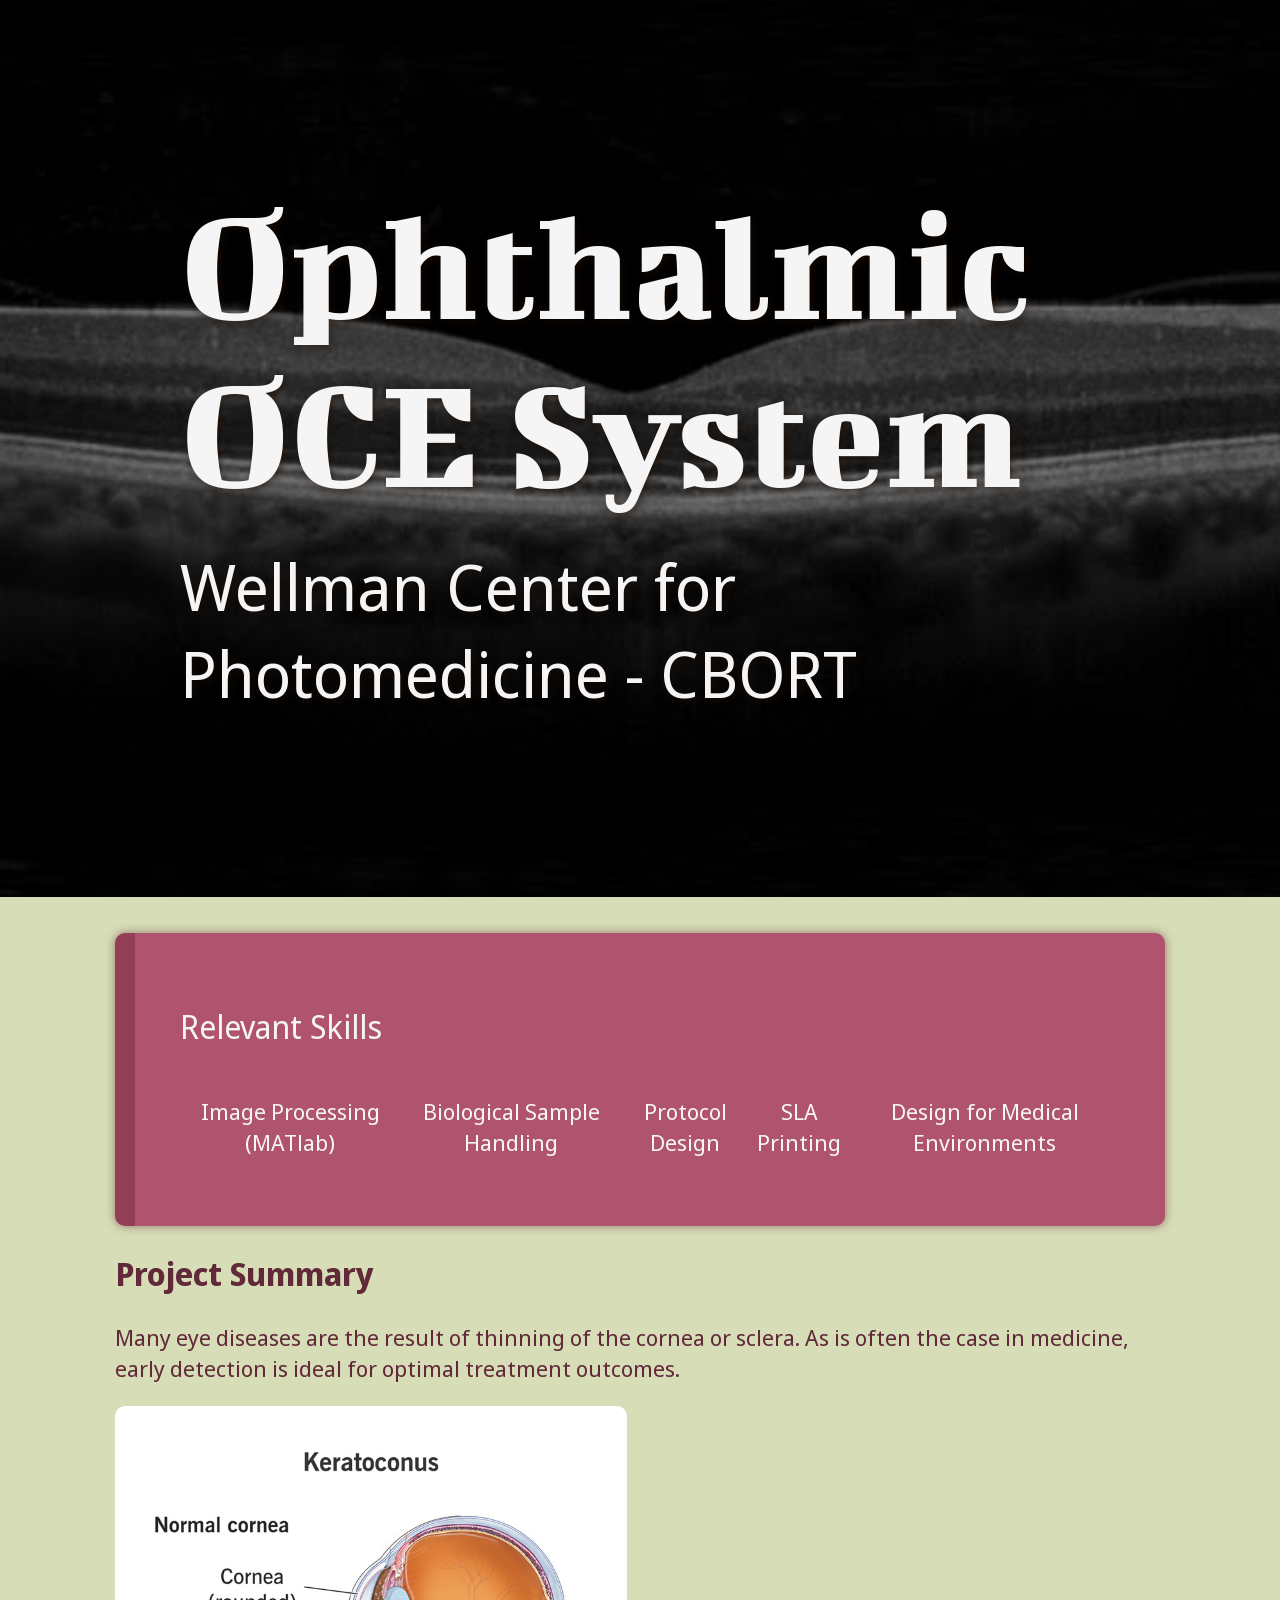
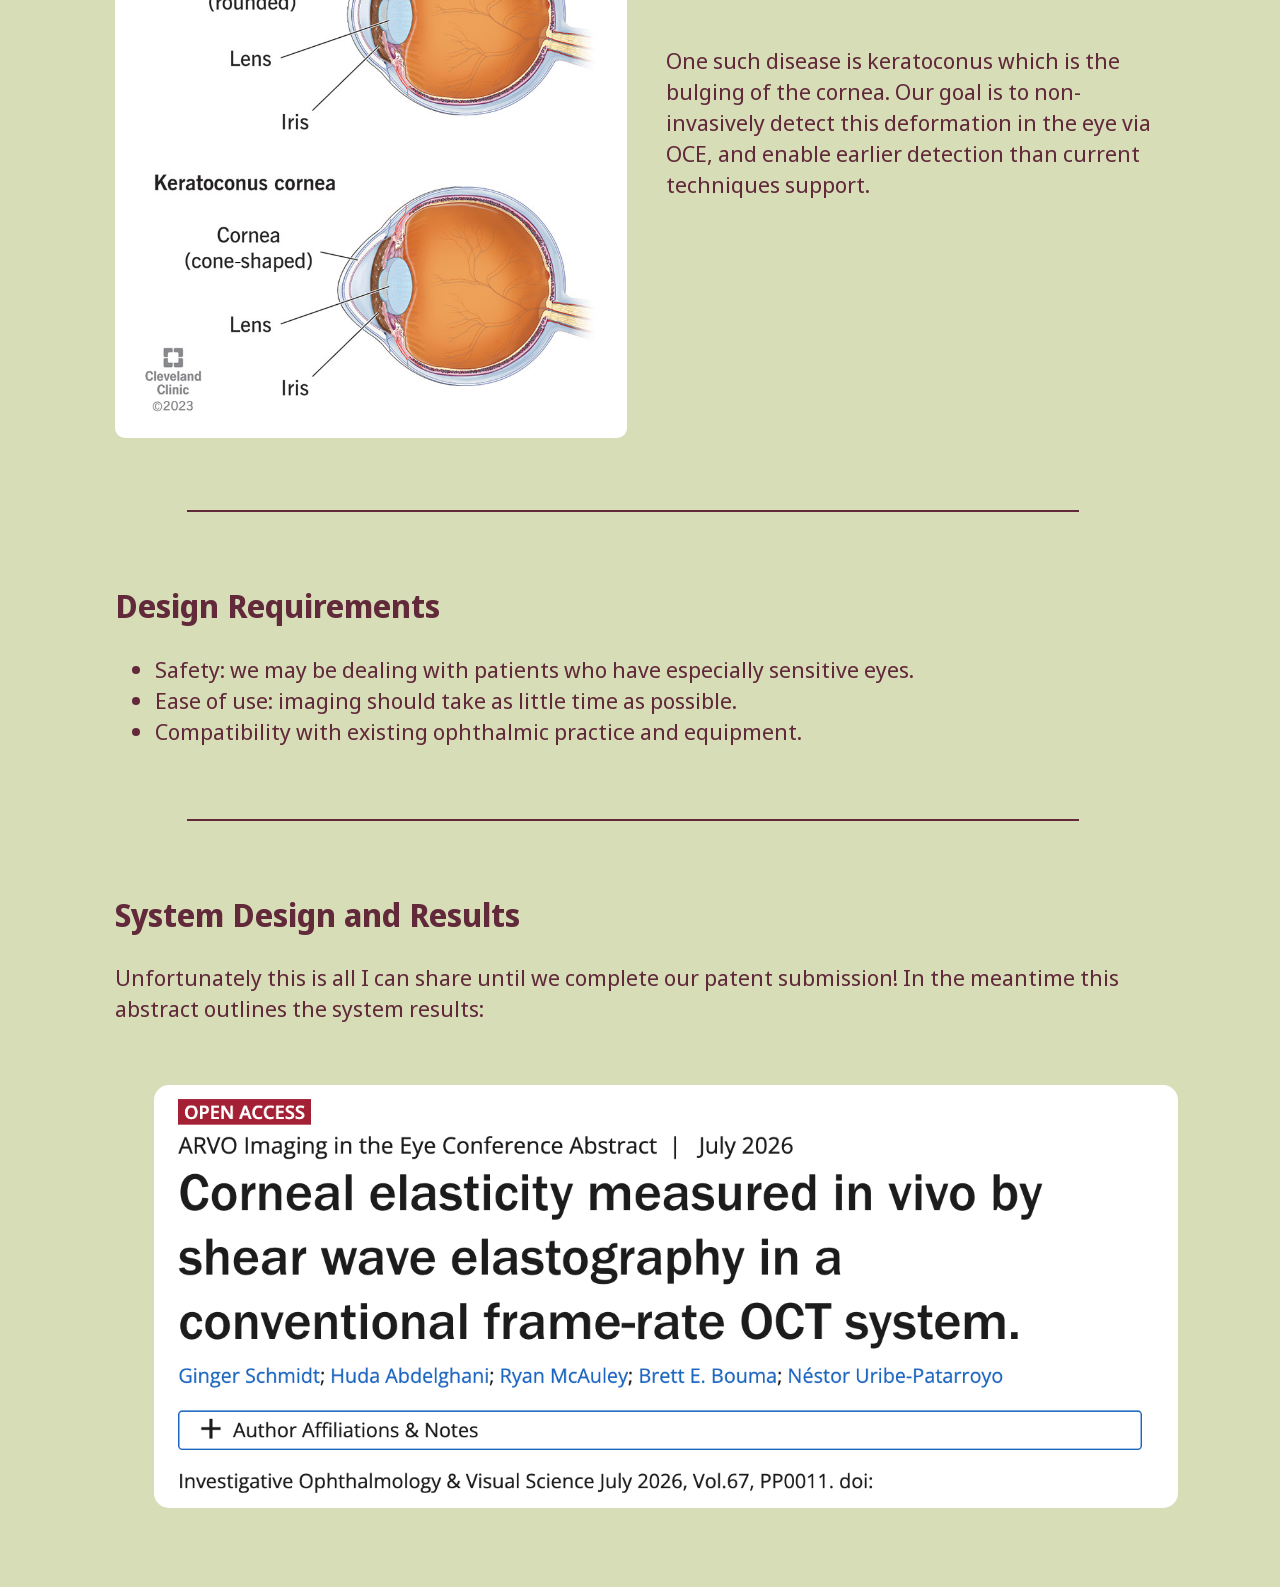
<file: eye OCE.html>
<!DOCTYPE html>
<html lang="en">
    <head>
        <meta charset="utf-8">
		<title>Ophthalmic OCE</title>
		<meta name="viewport" context="width=device-width, initial-scale=1.0"/> 
        <link rel="stylesheet" href="pageStyle.css">
        <!-- adding fonts-->
        <link rel="preconnect" href="https://fonts.googleapis.com">
        <link rel="preconnect" href="https://fonts.gstatic.com" crossorigin>
        <link href="https://fonts.googleapis.com/css2?family=Allerta&family=Anybody:ital,wght@0,100..900;1,100..900&family=Bebas+Neue&family=Bigshot+One&family=DM+Serif+Display&family=Noto+Sans+Display:ital,wght@0,100..900;1,100..900&family=Viga&display=swap" rel="stylesheet">
    </head>

    <body>
         <header id="oce-header">
                <h1 class="bigshot-one-regular">Ophthalmic OCE System</h1>
                <h2 class="noto-sans-display">Wellman Center for Photomedicine - CBORT</h2>
            </header>
        <main>
            <section id="intro">
            <h1 class="noto-sans-display">Relevant Skills</h1>
                <section id="skills-list" class="noto-sans-display">
                    <p class="center">Image Processing (MATlab)</p>
                    <p class="center">Biological Sample Handling</p>
                    <p class="center">Protocol Design</p>
                    <p class="center">SLA Printing</p>
                    <p class="center">Design for Medical Environments</p>
                </section>
            </section>
            <section class="section noto-sans-display">
                <h1>Project Summary</h1>
                <p>Many eye diseases are the result of thinning of the cornea or sclera. As is often the case in medicine, early detection is ideal for optimal treatment outcomes.</p>
                <div class="two-col">
                    <img src="CBORT content/keratoconus eye.webp">
                    <p style="align-content: center;">One such disease is keratoconus which is the bulging of the cornea. Our goal is to non-invasively detect this deformation in the eye via OCE, and enable earlier detection than current techniques support.</p>
                </div>
            </section>
            <hr>

            <section class="section noto-sans-display">
                <h1>Design Requirements</h1>
                <ul>
                    <li>Safety: we may be dealing with patients who have especially sensitive eyes.</li>
                    <li>Ease of use: imaging should take as little time as possible.</li>
                    <li>Compatibility with existing ophthalmic practice and equipment.</li>
                </ul>
            </section>
            <hr>
        
            <section class="section noto-sans-display">
            <h1> System Design and Results</h1>
            <p> Unfortunately this is all I can share until we complete our patent submission! In the meantime this abstract outlines the system results:</p> 
                <a href="https://iovs.arvojournals.org/article.aspx?articleid=2818231" target="_blank"> <img  class="abstract" style="margin: 3vw;" src="CBORT content/arvo.png"></a>

            </section>


        </main>

    </body>
</file>
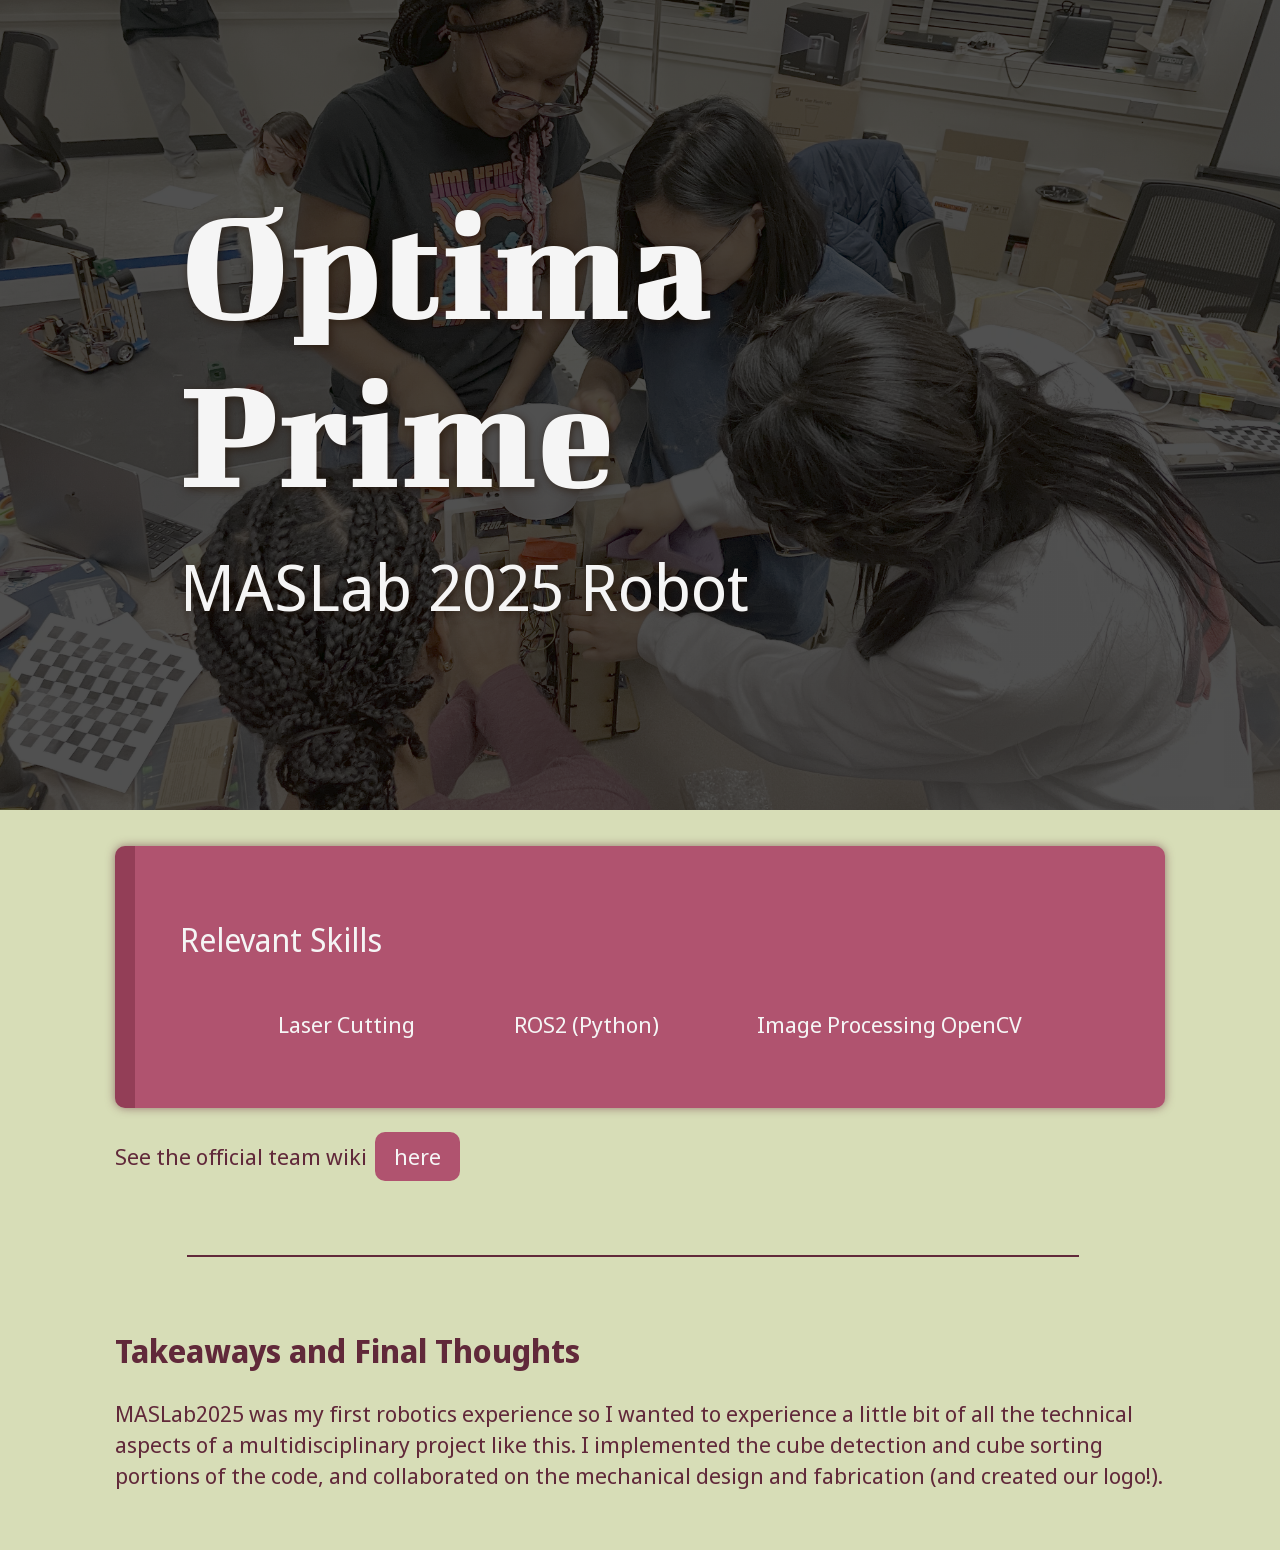
<file: OptimaPrime.html>
<!DOCTYPE html>
<html lang="en">
    <head>
        <meta charset="utf-8">
		<title>Optima Prime - MASLab Robot</title>
		<meta name="viewport" context="width=device-width, initial-scale=1.0"/> 
        <link rel="stylesheet" href="pageStyle.css">
        <!-- adding fonts-->
        <link rel="preconnect" href="https://fonts.googleapis.com">
        <link rel="preconnect" href="https://fonts.gstatic.com" crossorigin>
        <link href="https://fonts.googleapis.com/css2?family=Allerta&family=Anybody:ital,wght@0,100..900;1,100..900&family=Bebas+Neue&family=Bigshot+One&family=DM+Serif+Display&family=Noto+Sans+Display:ital,wght@0,100..900;1,100..900&family=Viga&display=swap" rel="stylesheet">
    </head>

    <body>
    <header id="optimaPrime-header">
        <h1 class="bigshot-one-regular">Optima Prime</h1>
        <h2 class="noto-sans-display">MASLab 2025 Robot</h2>
    </header>

    <main>
    <section id="intro">
        <h1 class="noto-sans-display">Relevant Skills</h1>
        <section id="skills-list" class="noto-sans-display">
            <p>Laser Cutting</p>
            <p>ROS2 (Python)</p>
            <p>Image Processing OpenCV</p>
        </section>
    </section>

    <section class="section noto-sans-display"> 
        <p> See the official team wiki <a id="OptimaWiki" href="https://maslab.mit.edu/2025/wiki/team13" target="_blank">here</a> </p>
    </section>
    <hr>

    <section class="section noto-sans-display">
        <h1>Takeaways and Final Thoughts</h1>
        <p>MASLab2025 was my first robotics experience so I wanted to experience a little bit of all the technical aspects of a multidisciplinary project like this. I implemented the cube detection and cube sorting portions of the code, and collaborated on the mechanical design and fabrication (and created our logo!).</p>
    </section>
    </main>

    </body>
</file>
<file: pageStyle.css>
/* fonts */
.viga-regular {
  font-family: "Viga", sans-serif;
  font-weight: 400;
  font-style: normal;
}

.bigshot-one-regular {
  font-family: "Bigshot One", serif;
  font-weight: 400;
  font-style: normal;
}
.bebas-neue-regular {
  font-family: "Bebas Neue", sans-serif;
  font-weight: 400;
  font-style: normal;
}

/* can modfy weight and style */
.anybody { 
  font-family: "Anybody", sans-serif;
  font-optical-sizing: auto;
  font-weight: 800;
  font-style: normal;
  font-variation-settings:
    "wdth" 100;
}


.noto-sans-display{
  font-family: "Noto Sans Display", sans-serif;
  font-optical-sizing: auto;
  font-weight: 400;
  font-style: normal;
  font-variation-settings:
    "wdth" 100;
}

/* ------------------------- page ---------------------------- */

hr{
    height: 2px;
    background-color: #61293a;
    border: none;
    width: 85%;
    margin: 8vh;
}
body{
    background-color:#dbe7a0;
    background-color:#d7ddb7;
    padding: 0;
    margin: 0;

}

.center{
    text-align: center;
}

header{
    padding: 0;
    margin: 0;
}
h1{
   font-size: 2rem; 
}
p{
    font-size:1.4;
}

.right{
    text-align: right;
}

#wickedTaahl-header{
    padding:20vh;
    margin:0;
    background-image:linear-gradient(rgba(0, 0, 0, 0.5), rgba(0, 0, 0, 0.5)), url("2007.JPG");
    background-size: cover;
    background-repeat: no-repeat; 
    background-position: top;   
}

#ballLaunch-header{
    padding:20vh;
    margin:0;
    background-image: linear-gradient(rgba(0, 0, 0, 0.5), rgba(0, 0, 0, 0.5)), url("launcher content/fishnShips.png");
    background-size: cover;
    background-repeat: no-repeat; 
    background-position: top;   
}

#optimaPrime-header{
    padding:20vh;
    margin:0;
    background-image: linear-gradient(rgba(0, 0, 0, 0.5), rgba(0, 0, 0, 0.5)), url("Optima Content/teamfiling.png");
    background-size: cover;
    background-repeat: no-repeat; 
    background-position: bottom;   
}
#barbis-header{
    padding:20vh;
    margin:0;
    background-image: linear-gradient(rgba(0, 0, 0, 0.5), rgba(0, 0, 0, 0.5)), url("Barbis Content/barbis-ellen-patton.jpeg");
    background-size: cover;
    background-repeat: no-repeat; 
    background-position: center; 
}

#oce-header{
    padding:20vh;
    margin:0;
    background-image: linear-gradient(rgba(0, 0, 0, 0.5), rgba(0, 0, 0, 0.5)), url("CBORT content/oct example.jpeg");
    background-size: cover;
    background-repeat: no-repeat; 
    background-position: center; 
}

#yoyo-header{
    padding:20vh;
    margin:0;
    background-image: linear-gradient(rgba(0, 0, 0, 0.5), rgba(0, 0, 0, 0.5)), url("yoyos/yoyoWall.png");
    background-size: cover;
    background-repeat: no-repeat; 
    background-position: bottom; 
}

#apple-header{
   padding:20vh;
    margin:0;
    background-image: linear-gradient(rgba(0, 0, 0, 0.5), rgba(0, 0, 0, 0.5)), url("Barbis Content/arches.png");
    background-size: cover;
    background-repeat: no-repeat; 
    background-position: bottom;  
}
#wickedTaahl-header h1, #ballLaunch-header h1, #optimaPrime-header h1, #barbis-header h1, #oce-header h1, #yoyo-header h1, #apple-header h1{
    font-size: 10rem;
    color: whitesmoke;
    text-shadow: 2px 2px 10px rgba(32, 14, 2, 0.614);
    margin: 0 0 3vh 0;
}

#wickedTaahl-header h2, #ballLaunch-header h2, #optimaPrime-header h2, #barbis-header h2, #oce-header h2, #yoyo-header h2, #apple-header h2{
    margin: 0;
    font-size: 4rem;
    color: whitesmoke;
    text-shadow: 2px 2px 10px rgba(32, 14, 2, 0.614);
}

#intro{
    padding: 5vh;
    color: #61293a;
}

#intro h1{
    font-size: 2rem;
}

#skills-list{
    display: flex;
    justify-content: space-evenly;
    font-size: 1.4rem;

}

main{
    padding: 4vh 9vw;
}

#intro{
    color: whitesmoke;
    background-color: #b0536f;
    /* border-radius: 15px; */
    border-left:  #933e57 solid 20px; 
    margin: 2, 0;
    box-shadow:0px 0px 10px #61293a95;
    border-radius: 10px;
}

#project-summary{
    margin: 4vh, 0;
    color: #61293a;
}

#project-summary h1{
    font-size: 2rem;
}

#project-summary p{
    font-size: 1.4rem;
}

#project-summary .bolded-p {
    font-weight: 700;
}

.bolded-p{
    font-weight: 700;
}

.section{
    color: #61293a;
}
.section h1{
    font-size: 2rem;
}
.section p{
    font-size: 1.4rem;
}
.section li{
    font-size: 1.4rem ;
}

#gameboard{
    width: 45vw;
}
.two-col{
    display: grid;
    grid-template-columns: 1fr 1fr;
    gap: 3vw;
    align-items: center;
}
.two-col img{
    width: 40vw;
    border-radius: 10px;
}

.three-col{
    display: grid;
    grid-template-columns: 1fr 1fr 1fr ;
    gap: 2vw;
    align-items: center;

}

.three-col figure img{
    width: 100%;
    border-radius: 10px;

}

.three-col img{
    width: 26vw;
    border-radius: 10px;
}
figcaption{
    font-size: 1rem;
    color: hsla(70, 36%, 13%, 0.828);
    text-align: justify;
}
figure{
    padding: 0;
    margin: 0;
}
 img{
    width:80vw;
    border-radius: 15px;
 }
 .section #OptimaWiki{
    display: inline-block;
    text-decoration: none;
    color:whitesmoke;
    padding:1vh 1.5vw;
    margin: 0.2vh 0.2vw;
    background-color: #b0536f;
    border-radius: 10px;
    transition: all 0.1s;
 }


#OptimaWiki:hover{
    transform: scale(1.07);
    background-color:  #a29a8c;
    background-color: #61293a;
    box-shadow: 5px 5px 15px rgba(0, 0, 0, 0.3);

}

.abstract{
    transition: all 0.1s;
}
.abstract:hover{
    transform: scale(1.07);
    box-shadow: 0px 0px 15px rgba(0, 0, 0, 0.3);

}
a{
    color:#665b47;
}

a:hover{
    color: #933e57;
}

.eq{
    font-size: 2.1rem;
    outline: 2px solid #61293a;
}
</file>
